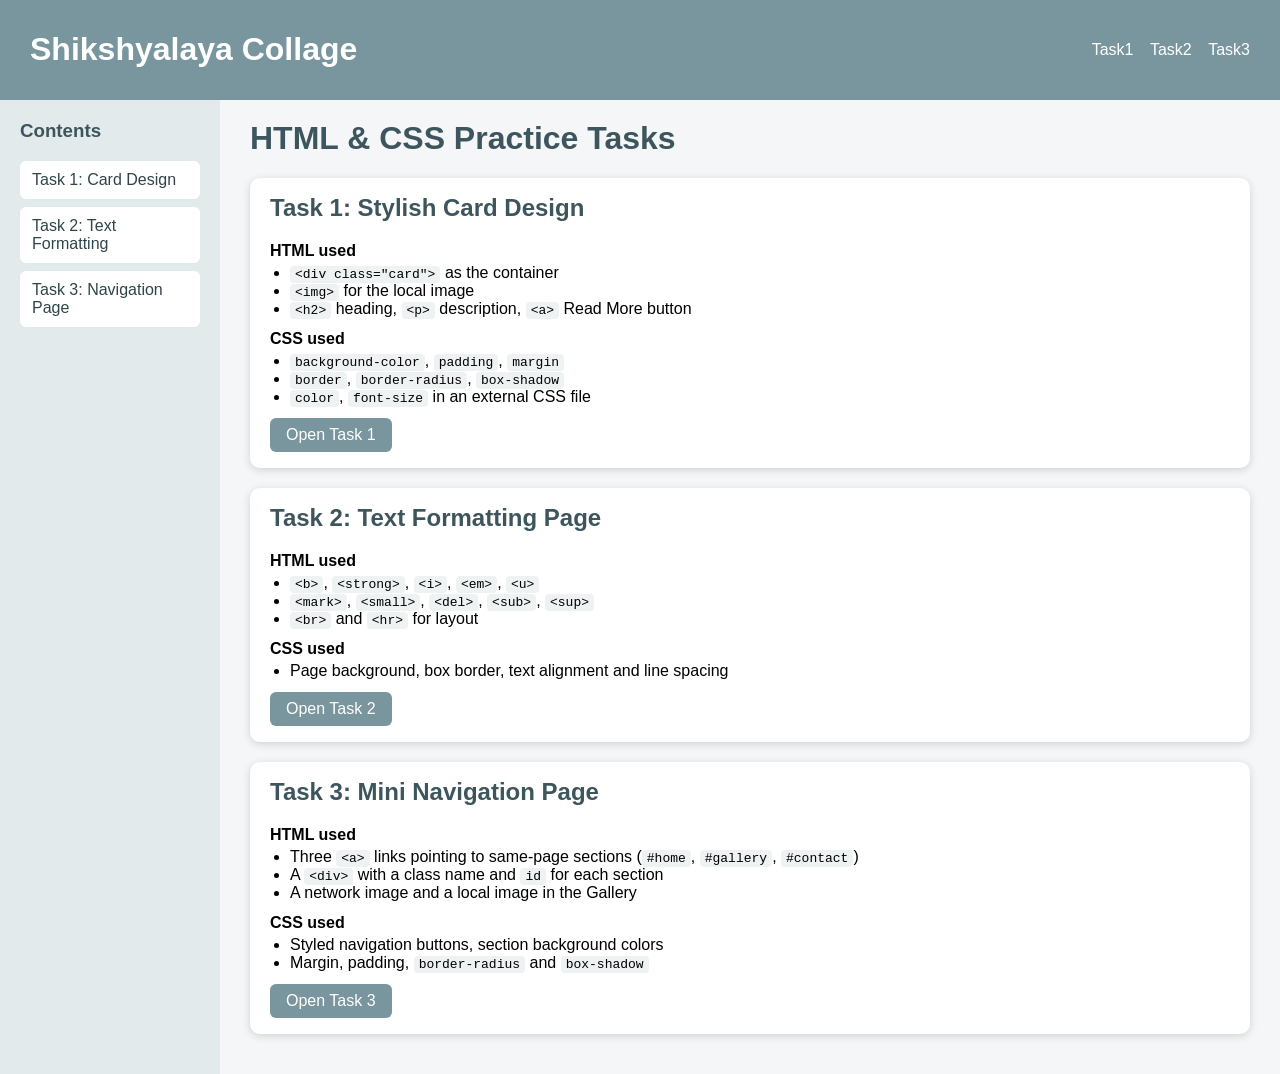
<file: index.html>
<!DOCTYPE html>
<html lang="en">
<head>
    <meta charset="UTF-8">
    <meta name="viewport" content="width=device-width, initial-scale=1.0">
    <title>kritan.div</title>
    <style>
        body {
            margin: 0;
            padding: 0;
            font-family: sans-serif;
            background-color: #f4f6f7;
        }

        /* ---------- Top header ---------- */
        .heading {
            background-color: #79959e;
            color: white;
            padding: 10px 30px;
            display: flex;
            justify-content: space-between;
            align-items: center;
        }

        .nav a {
            color: white;
            text-decoration: none;
            margin-left: 12px;
        }

        .nav a:hover {
            text-decoration: underline;
        }

        /* ---------- Layout: sidebar + content ---------- */
        .layout {
            display: flex;
            min-height: calc(100vh - 70px);
        }

        /* Left section */
        .sidebar {
            width: 220px;
            background-color: #e3eaec;
            padding: 20px;
            box-sizing: border-box;
        }

        .sidebar h3 {
            margin-top: 0;
            color: #3d555c;
        }

        .sidebar a {
            display: block;
            color: #2f444a;
            text-decoration: none;
            padding: 10px 12px;
            margin-bottom: 8px;
            border-radius: 6px;
            background-color: #ffffff;
        }

        .sidebar a:hover {
            background-color: #79959e;
            color: white;
        }

        /* Right section */
        .body {
            flex: 1;
            padding: 20px 30px;
        }

        .body > h1 {
            color: #3d555c;
            margin-top: 0;
        }

        .task {
            background-color: white;
            padding: 16px 20px;
            margin-bottom: 20px;
            border-radius: 10px;
            box-shadow: 0 2px 8px rgba(0, 0, 0, 0.15);
        }

        .task h2 {
            margin-top: 0;
            color: #3d555c;
        }

        .task h4 {
            margin: 12px 0 4px;
        }

        .task ul {
            margin: 0;
            padding-left: 20px;
        }

        .task code {
            background-color: #eef2f3;
            padding: 1px 5px;
            border-radius: 4px;
        }

        .open {
            display: inline-block;
            margin-top: 12px;
            background-color: #79959e;
            color: white;
            text-decoration: none;
            padding: 8px 16px;
            border-radius: 6px;
        }
    </style>
</head>
<body>

    <!-- Top header with navigation -->
    <div class="heading">
        <h1>Shikshyalaya Collage</h1>
        <div class="nav">
            <a href="task1/krian.html">Task1</a>
            <a href="task2/task2.html">Task2</a>
            <a href="task3/task3.html">Task3</a>
        </div>
    </div>

    <div class="layout">

        <!-- Left section: sidebar navigation -->
        <div class="sidebar">
            <h3>Contents</h3>
            <a href="task1/krian.html">Task 1: Card Design</a>
            <a href="task2/task2.html">Task 2: Text Formatting</a>
            <a href="task3/task3.html">Task 3: Navigation Page</a>
        </div>

        <!-- Right section: content -->
        <div class="body">
            <h1>HTML &amp; CSS Practice Tasks</h1>

            <div class="task" id="task1">
                <h2>Task 1: Stylish Card Design</h2>
                <h4>HTML used</h4>
                <ul>
                    <li><code>&lt;div class="card"&gt;</code> as the container</li>
                    <li><code>&lt;img&gt;</code> for the local image</li>
                    <li><code>&lt;h2&gt;</code> heading, <code>&lt;p&gt;</code> description, <code>&lt;a&gt;</code> Read More button</li>
                </ul>
                <h4>CSS used</h4>
                <ul>
                    <li><code>background-color</code>, <code>padding</code>, <code>margin</code></li>
                    <li><code>border</code>, <code>border-radius</code>, <code>box-shadow</code></li>
                    <li><code>color</code>, <code>font-size</code> in an external CSS file</li>
                </ul>
                <a class="open" href="task1/krian.html">Open Task 1</a>
            </div>

            <div class="task" id="task2">
                <h2>Task 2: Text Formatting Page</h2>
                <h4>HTML used</h4>
                <ul>
                    <li><code>&lt;b&gt;</code>, <code>&lt;strong&gt;</code>, <code>&lt;i&gt;</code>, <code>&lt;em&gt;</code>, <code>&lt;u&gt;</code></li>
                    <li><code>&lt;mark&gt;</code>, <code>&lt;small&gt;</code>, <code>&lt;del&gt;</code>, <code>&lt;sub&gt;</code>, <code>&lt;sup&gt;</code></li>
                    <li><code>&lt;br&gt;</code> and <code>&lt;hr&gt;</code> for layout</li>
                </ul>
                <h4>CSS used</h4>
                <ul>
                    <li>Page background, box border, text alignment and line spacing</li>
                </ul>
                <a class="open" href="task2/index.html">Open Task 2</a>
            </div>

            <div class="task" id="task3">
                <h2>Task 3: Mini Navigation Page</h2>
                <h4>HTML used</h4>
                <ul>
                    <li>Three <code>&lt;a&gt;</code> links pointing to same-page sections (<code>#home</code>, <code>#gallery</code>, <code>#contact</code>)</li>
                    <li>A <code>&lt;div&gt;</code> with a class name and <code>id</code> for each section</li>
                    <li>A network image and a local image in the Gallery</li>
                </ul>
                <h4>CSS used</h4>
                <ul>
                    <li>Styled navigation buttons, section background colors</li>
                    <li>Margin, padding, <code>border-radius</code> and <code>box-shadow</code></li>
                </ul>
                <a class="open" href="task3/index.html">Open Task 3</a>
            </div>
        </div>

    </div>

</body>
</html>
</file>
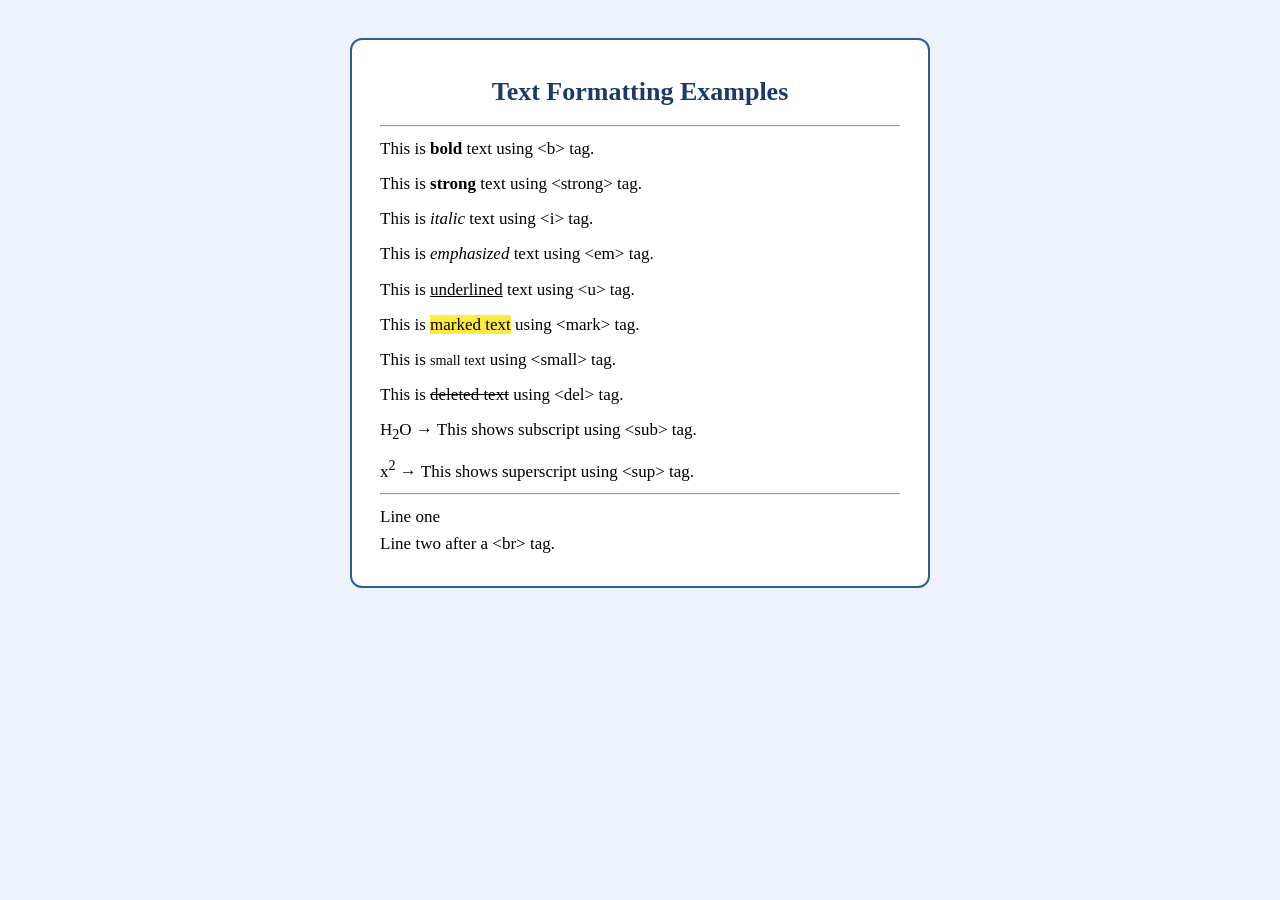
<file: task2/task2.html>
<!DOCTYPE html>
<html lang="en">
<head>
  <meta charset="UTF-8">
  <title>Task 2 - Text Formatting</title>
  <link rel="stylesheet" href="style.css">
</head>
<body>
  <div class="box">
    <h1>Text Formatting Examples</h1>
    <hr>
    <p>This is <b>bold</b> text using &lt;b&gt; tag.</p>
    <p>This is <strong>strong</strong> text using &lt;strong&gt; tag.</p>
    <p>This is <i>italic</i> text using &lt;i&gt; tag.</p>
    <p>This is <em>emphasized</em> text using &lt;em&gt; tag.</p>
    <p>This is <u>underlined</u> text using &lt;u&gt; tag.</p>
    <p>This is <mark>marked text</mark> using &lt;mark&gt; tag.</p>
    <p>This is <small>small text</small> using &lt;small&gt; tag.</p>
    <p>This is <del>deleted text</del> using &lt;del&gt; tag.</p>
    <p>H<sub>2</sub>O &rarr; This shows subscript using &lt;sub&gt; tag.</p>
    <p>x<sup>2</sup> &rarr; This shows superscript using &lt;sup&gt; tag.</p>
    <hr>
    <p>Line one<br>Line two after a &lt;br&gt; tag.</p>
  </div>
</body>
</html>
</file>
<file: task2/style.css>
body {
  background-color: #eef3fb;
  font-family: Georgia, serif;
  padding: 30px;
}

.box {
  max-width: 520px;
  margin: 0 auto;
  background-color: #ffffff;
  padding: 20px 28px;
  border: 2px solid #2c5d9e;
  border-radius: 12px;
}

h1 {
  text-align: center;
  color: #1a3a6b;
  font-size: 26px;
}

p {
  font-size: 17px;
  line-height: 1.6;
  margin: 8px 0;
}

mark {
  background-color: #ffeb3b;
}
</file>
